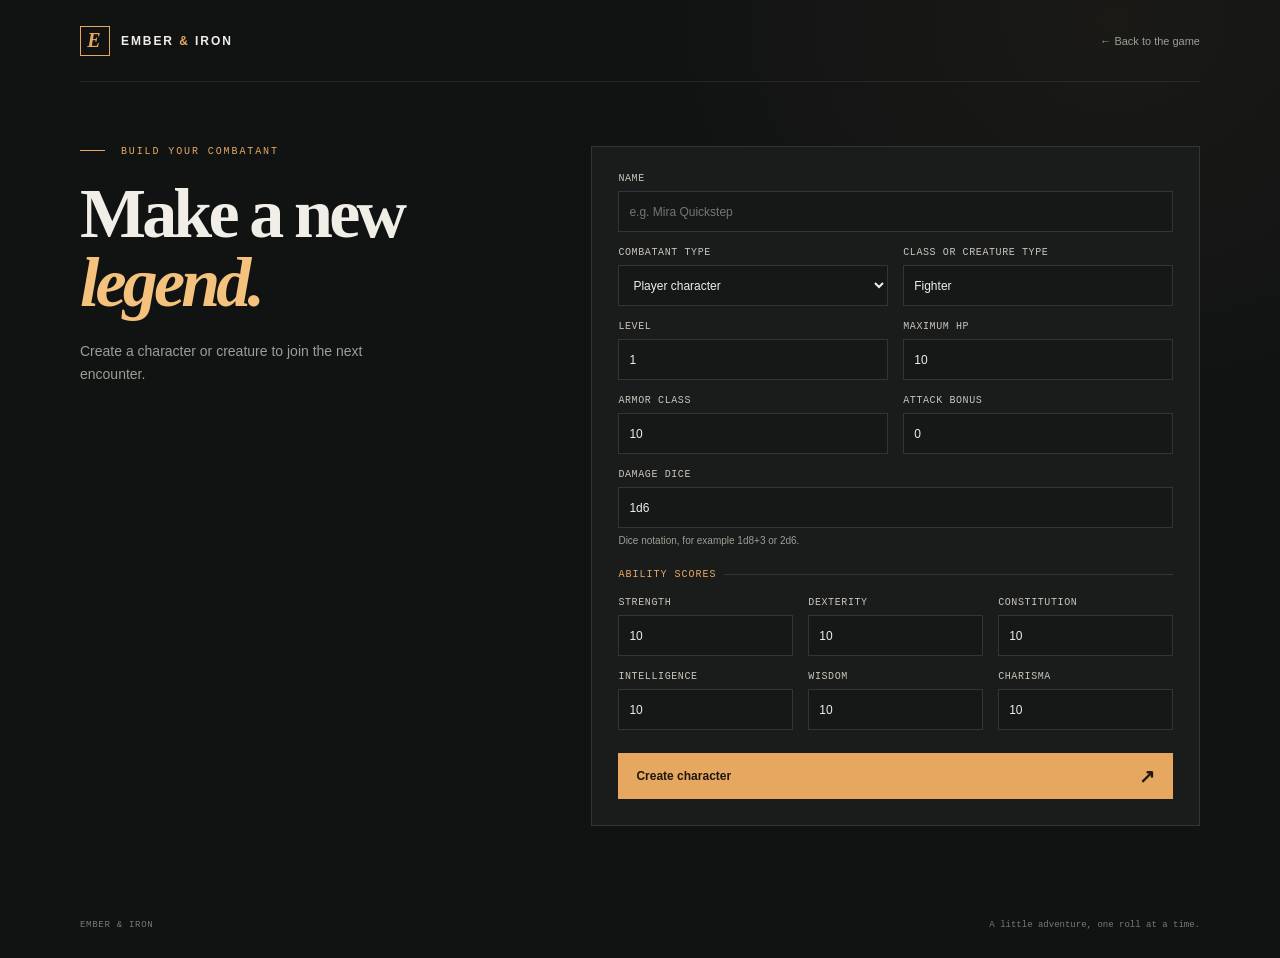
<file: frontend/create-character.html>
<!doctype html>
<html lang="en">
<head>
  <meta charset="utf-8">
  <meta name="viewport" content="width=device-width, initial-scale=1">
  <meta name="theme-color" content="#111313">
  <title>Create a character — Ember & Iron</title>
  <link rel="stylesheet" href="./style.css">
</head>
<body>
  <div class="page-shell">
    <header class="topbar">
      <a class="brand" href="/" aria-label="Ember and Iron home">
        <span class="brand-mark" aria-hidden="true">E</span>
        <span>EMBER <span class="brand-amp">&</span> IRON</span>
      </a>
      <a class="nav-link" href="/">← Back to the game</a>
    </header>

    <main class="creator-main">
      <section class="creator-intro">
        <p class="eyebrow"><span class="eyebrow-line"></span> BUILD YOUR COMBATANT</p>
        <h1>Make a new<br><em>legend.</em></h1>
        <p class="hero-description">Create a character or creature to join the next encounter.</p>
      </section>

      <form class="character-form" id="character-form">
        <div class="form-grid">
          <label class="form-field form-field-wide">
            <span>Name</span>
            <input name="name" type="text" maxlength="80" required placeholder="e.g. Mira Quickstep">
          </label>
          <label class="form-field">
            <span>Combatant type</span>
            <select name="kind">
              <option value="player">Player character</option>
              <option value="monster">Monster</option>
            </select>
          </label>
          <label class="form-field">
            <span>Class or creature type</span>
            <input name="char_class" type="text" maxlength="50" value="Fighter" required>
          </label>
          <label class="form-field">
            <span>Level</span>
            <input name="level" type="number" min="1" max="20" value="1" required>
          </label>
          <label class="form-field">
            <span>Maximum HP</span>
            <input name="max_hp" type="number" min="1" value="10" required>
          </label>
          <label class="form-field">
            <span>Armor class</span>
            <input name="ac" type="number" min="1" value="10" required>
          </label>
          <label class="form-field">
            <span>Attack bonus</span>
            <input name="attack_bonus" type="number" value="0" required>
          </label>
          <label class="form-field form-field-wide">
            <span>Damage dice</span>
            <input name="damage_dice" type="text" value="1d6" pattern="[0-9]*[dD][0-9]+([kK][hH][0-9]+|[kK][lL][0-9]+)?(\+[0-9]+|-[0-9]+)?" required>
            <small>Dice notation, for example 1d8+3 or 2d6.</small>
          </label>
        </div>

        <fieldset class="ability-fields">
          <legend>Ability scores</legend>
          <div class="form-grid ability-grid">
            <label class="form-field"><span>Strength</span><input name="strength" type="number" min="1" max="30" value="10"></label>
            <label class="form-field"><span>Dexterity</span><input name="dexterity" type="number" min="1" max="30" value="10"></label>
            <label class="form-field"><span>Constitution</span><input name="constitution" type="number" min="1" max="30" value="10"></label>
            <label class="form-field"><span>Intelligence</span><input name="intelligence" type="number" min="1" max="30" value="10"></label>
            <label class="form-field"><span>Wisdom</span><input name="wisdom" type="number" min="1" max="30" value="10"></label>
            <label class="form-field"><span>Charisma</span><input name="charisma" type="number" min="1" max="30" value="10"></label>
          </div>
        </fieldset>

        <p class="form-error" id="form-error" role="alert" hidden></p>
        <button class="button button-primary form-submit" type="submit">
          <span>Create character</span><span aria-hidden="true">↗</span>
        </button>
        <p class="form-success" id="form-success" role="status" hidden></p>
      </form>
    </main>
    <footer><span>EMBER & IRON</span><span>A little adventure, one roll at a time.</span></footer>
  </div>
  <script src="./create-character.js" defer></script>
</body>
</html>
</file>
<file: frontend/style.css>
:root {
  color-scheme: dark;
  --bg: #111313;
  --surface: #191c1b;
  --surface-raised: #202422;
  --line: #303633;
  --text: #f0eee7;
  --muted: #9c9e95;
  --accent: #e6a761;
  --accent-bright: #f4c27d;
  --green: #85b89a;
  --red: #dc826f;
  font-family: "DM Sans", sans-serif;
  background: var(--bg);
  color: var(--text);
}

* { box-sizing: border-box; }

body {
  min-width: 320px;
  min-height: 100vh;
  margin: 0;
  background:
    radial-gradient(ellipse at 87% 2%, rgb(91 70 47 / 12%), transparent 29rem),
    var(--bg);
}

button, select { font: inherit; }
button { color: inherit; }

.page-shell { width: min(1120px, calc(100% - 48px)); margin: 0 auto; }
.topbar { height: 82px; display: flex; align-items: center; justify-content: space-between; border-bottom: 1px solid rgb(255 255 255 / 8%); }
.brand { display: inline-flex; gap: 11px; align-items: center; color: var(--text); text-decoration: none; font-size: 12px; font-weight: 700; letter-spacing: .16em; }
.brand-mark { width: 30px; height: 30px; display: grid; place-items: center; border: 1px solid var(--accent); color: var(--accent); font-family: "Playfair Display", serif; font-size: 20px; font-style: italic; }
.brand-amp { color: var(--accent); }
.nav-link { color: var(--muted); font-size: 11px; text-decoration: none; }
.nav-link:hover { color: var(--accent-bright); }
.nav-link span { color: var(--accent); }
.connection { display: flex; align-items: center; gap: 9px; color: var(--muted); font: 10px "DM Mono", monospace; letter-spacing: .04em; }
.connection-dot { width: 7px; height: 7px; border-radius: 50%; background: var(--accent); box-shadow: 0 0 12px rgb(230 167 97 / 45%); }
.connection.online .connection-dot { background: var(--green); box-shadow: 0 0 12px rgb(133 184 154 / 45%); }
.connection.offline .connection-dot { background: var(--red); box-shadow: 0 0 12px rgb(220 130 111 / 45%); }
.file-warning { margin-top: 12px; padding: 12px 14px; border: 1px solid #875349; background: #291d1a; color: #e6c1b6; font-size: 12px; line-height: 1.6; }
.file-warning a { display: inline-block; margin-left: 5px; color: var(--accent-bright); text-underline-offset: 3px; }

.hero { position: relative; min-height: 435px; display: grid; grid-template-columns: 1fr 1.05fr; align-items: center; padding: 45px 0 50px; border-bottom: 1px solid rgb(255 255 255 / 8%); overflow: hidden; }
.hero-copy { position: relative; z-index: 1; padding: 0 0 2px 6px; }
.eyebrow { margin: 0; color: var(--accent); font: 10px "DM Mono", monospace; letter-spacing: .19em; text-transform: uppercase; }
.eyebrow-line { display: inline-block; width: 25px; height: 1px; margin: 0 8px 3px 0; background: var(--accent); }
h1, h2, h3, p { margin-top: 0; }
h1 { margin: 23px 0 15px; font: 600 clamp(56px, 7vw, 82px)/.99 "Playfair Display", Georgia, serif; letter-spacing: -.055em; }
h1 em { color: var(--accent-bright); font-weight: 600; }
.hero-description { max-width: 325px; margin-bottom: 26px; color: var(--muted); font-size: 14px; line-height: 1.7; }
.button { min-height: 46px; display: inline-flex; align-items: center; justify-content: space-between; gap: 35px; padding: 0 17px; border: 1px solid transparent; cursor: pointer; transition: background .2s, border-color .2s, transform .2s; }
.button:hover:not(:disabled) { transform: translateY(-1px); }
.button:disabled { cursor: not-allowed; opacity: .43; }
.button-primary { min-width: 214px; background: var(--accent); color: #20170e; font-size: 12px; font-weight: 700; }
.button-primary:hover { background: var(--accent-bright); }
.button-primary span:last-child { font-size: 19px; }

.hero-art { position: absolute; inset: 18px -45px 8px 44%; overflow: hidden; background: linear-gradient(147deg, #242522 5%, #513e2e 59%, #25221e 100%); }
.hero-art::before { position: absolute; inset: 0; z-index: 2; background: linear-gradient(90deg, var(--bg), transparent 30%), linear-gradient(0deg, rgb(17 19 19 / 45%), transparent 45%); content: ""; }
.art-glow { position: absolute; top: 24%; right: 24%; width: 300px; height: 230px; border-radius: 50%; background: rgb(223 160 91 / 17%); filter: blur(60px); }
.sun-disc { position: absolute; top: 16%; right: 27%; width: 155px; aspect-ratio: 1; border-radius: 50%; background: linear-gradient(140deg, #d99a58, #8b5d3c); box-shadow: 0 0 80px rgb(227 164 94 / 20%); }
.mountain { position: absolute; bottom: -1px; width: 0; height: 0; border-right: 330px solid transparent; border-bottom: 260px solid #252724; border-left: 330px solid transparent; }
.mountain-back { right: 2%; bottom: -14px; transform: scale(1.16); border-bottom-color: #36332c; }
.mountain-front { right: 33%; bottom: -75px; transform: scale(1.33); border-bottom-color: #202320; }
.art-sword { position: absolute; top: 29%; right: 41%; z-index: 3; color: rgb(243 212 165 / 70%); font-size: 72px; transform: rotate(27deg); text-shadow: 0 0 28px rgb(255 202 121 / 44%); }
.art-caption { position: absolute; right: 11%; bottom: 11%; z-index: 3; color: rgb(232 219 197 / 66%); font: 9px "DM Mono", monospace; letter-spacing: .2em; }

.battle-section, .log-section { padding: 42px 0; border-bottom: 1px solid rgb(255 255 255 / 8%); }
.section-heading, .log-heading { display: flex; align-items: end; justify-content: space-between; margin-bottom: 22px; }
h2 { margin: 8px 0 0; font: 600 30px "Playfair Display", Georgia, serif; letter-spacing: -.025em; }
.round-badge { padding: 8px 11px; border: 1px solid var(--line); color: var(--muted); font: 10px "DM Mono", monospace; }
.battle-grid { display: grid; grid-template-columns: minmax(0, 1fr) 285px; gap: 17px; }
.combatants { min-height: 315px; display: grid; grid-template-columns: repeat(2, minmax(0, 1fr)); gap: 13px; align-content: start; }
.combatant-card { position: relative; min-height: 250px; padding: 20px; border: 1px solid var(--line); background: linear-gradient(145deg, #1d211f, #171a19); overflow: hidden; transition: border-color .2s, opacity .2s; }
.combatant-card.active { border-color: var(--accent); box-shadow: inset 0 0 0 1px rgb(230 167 97 / 18%); }
.combatant-card.down { opacity: .5; filter: grayscale(.7); }
.card-top { display: flex; align-items: start; justify-content: space-between; }
.portrait { width: 51px; height: 51px; display: grid; place-items: center; border: 1px solid #5b4938; border-radius: 50%; background: radial-gradient(circle at 35% 30%, #967148, #3a3027 67%); color: #f3d09e; font: 25px "Playfair Display", serif; }
.portrait.monster { border-color: #52423d; background: radial-gradient(circle at 35% 30%, #7b5146, #332926 67%); color: #e4a393; }
.initiative-chip { min-width: 38px; padding: 6px 7px; border: 1px solid var(--line); color: var(--accent-bright); text-align: center; font: 11px "DM Mono", monospace; }
.combatant-name { margin: 19px 0 2px; font: 600 21px "Playfair Display", Georgia, serif; }
.combatant-meta { color: var(--muted); font-size: 11px; }
.card-tags { display: flex; gap: 7px; margin-top: 13px; }
.tag { padding: 4px 7px; border: 1px solid var(--line); color: #c4c0b5; font: 9px "DM Mono", monospace; }
.health-row { display: flex; justify-content: space-between; margin-top: 19px; color: var(--muted); font: 10px "DM Mono", monospace; }
.health-row strong { color: var(--text); font-weight: 500; }
.health-track { height: 4px; margin-top: 8px; background: #353a36; }
.health-fill { height: 100%; background: linear-gradient(90deg, #788b68, #a5b484); transition: width .3s ease; }
.down-label { position: absolute; right: 15px; bottom: 17px; color: var(--red); font: 10px "DM Mono", monospace; letter-spacing: .1em; }
.empty-state { grid-column: 1 / -1; min-height: 315px; display: flex; flex-direction: column; align-items: center; justify-content: center; border: 1px dashed var(--line); color: var(--muted); text-align: center; }
.empty-state p { margin: 12px 0 4px; color: var(--text); font-family: "Playfair Display", serif; font-size: 17px; }
.empty-state > span:last-child { font-size: 12px; }
.empty-die { color: var(--accent); font: 24px "DM Mono", monospace; }

.turn-panel { padding: 22px; border: 1px solid var(--line); background: var(--surface); }
.turn-panel h3 { margin: 12px 0 6px; font: 600 22px "Playfair Display", Georgia, serif; }
.turn-hint { min-height: 38px; margin-bottom: 20px; color: var(--muted); font-size: 11px; line-height: 1.55; }
.field-label { display: block; margin-bottom: 7px; color: #c8c5bb; font: 10px "DM Mono", monospace; text-transform: uppercase; letter-spacing: .08em; }
select { width: 100%; min-height: 41px; padding: 0 10px; border: 1px solid var(--line); border-radius: 0; background: #151817; color: var(--text); font-size: 12px; }
select:disabled { color: var(--muted); }
.roll-modes { display: grid; grid-template-columns: repeat(3, 1fr); gap: 5px; margin: 13px 0 15px; }
.mode-button { min-height: 31px; padding: 0 3px; border: 1px solid var(--line); background: transparent; color: var(--muted); cursor: pointer; font-size: 9px; }
.mode-button.selected { border-color: #99734c; background: rgb(230 167 97 / 10%); color: var(--accent-bright); }
.button-attack { width: 100%; background: var(--accent); color: #20170e; font-size: 12px; font-weight: 700; }
.button-attack:hover:not(:disabled) { background: var(--accent-bright); }
.button-attack span:last-child { font-size: 18px; }
.button-defend { width: 100%; min-height: 39px; margin-top: 7px; padding: 0 11px; border-color: #536b5b; background: rgb(133 184 154 / 8%); color: #b6d5bd; font-size: 11px; }
.button-defend:hover:not(:disabled) { border-color: var(--green); background: rgb(133 184 154 / 15%); }
.button-defend span:last-child { font-size: 17px; }
.button-next { width: 100%; min-height: 39px; margin-top: 7px; padding: 0 11px; border-color: var(--line); background: transparent; color: #d7d2c7; font-size: 11px; }
.button-next:hover:not(:disabled) { border-color: #77705f; background: var(--surface-raised); }
.text-button { padding: 5px 0; border: 0; background: none; color: var(--muted); cursor: pointer; font-size: 10px; text-decoration: underline; text-decoration-color: #555950; text-underline-offset: 3px; }
.text-button:hover { color: var(--accent-bright); }
.turn-panel > .text-button { display: block; margin: 13px auto 0; }

.log-section { padding-top: 34px; }
.log-heading { margin-bottom: 15px; }
.log-heading .text-button { margin-bottom: 3px; }
.battle-log { display: flex; flex-direction: column; gap: 0; margin: 0; padding: 0; list-style: none; }
.battle-log li { display: flex; gap: 15px; padding: 13px 3px; border-top: 1px solid rgb(255 255 255 / 7%); color: #c6c4bb; font-size: 12px; line-height: 1.55; }
.battle-log li::before { flex: 0 0 24px; color: var(--accent); content: "✳"; font-size: 11px; }
.battle-log li.log-placeholder { color: var(--muted); font-style: italic; }
.battle-log li.log-placeholder::before { content: "—"; }
.battle-log .log-critical { color: var(--accent-bright); }
.battle-log .log-miss { color: #a7aaa2; }

footer { display: flex; justify-content: space-between; padding: 20px 0 28px; color: #777a72; font: 9px "DM Mono", monospace; letter-spacing: .08em; }
footer span:last-child { letter-spacing: 0; }
.toast { position: fixed; right: 22px; bottom: 20px; z-index: 5; max-width: min(380px, calc(100vw - 40px)); padding: 13px 16px; border: 1px solid var(--line); background: #232725; color: var(--text); font-size: 12px; line-height: 1.5; opacity: 0; pointer-events: none; transform: translateY(8px); transition: opacity .2s, transform .2s; }
.toast.show { opacity: 1; transform: translateY(0); }
.toast.error { border-color: #875349; }
.roll-overlay { position: fixed; inset: 0; z-index: 10; display: grid; place-items: center; background: rgb(10 11 11 / 78%); backdrop-filter: blur(5px); }
.roll-overlay[hidden] { display: none; }
.roll-dialog { width: min(290px, calc(100vw - 40px)); padding: 28px; border: 1px solid #554331; background: linear-gradient(145deg, #242522, #171a19); text-align: center; box-shadow: 0 18px 70px rgb(0 0 0 / 40%); }
.roll-face { width: 100px; height: 100px; display: grid; place-items: center; margin: 20px auto; border: 1px solid var(--accent); background: radial-gradient(circle at 35% 30%, #584632, #29251f 72%); color: var(--accent-bright); font: 600 42px "Playfair Display", Georgia, serif; transform: rotate(0); }
.roll-overlay.rolling .roll-face { animation: die-roll .2s linear infinite alternate; }
.roll-caption { margin: 0; color: var(--muted); font: 10px "DM Mono", monospace; letter-spacing: .08em; }
@keyframes die-roll { from { transform: rotate(-8deg) scale(.96); } to { transform: rotate(8deg) scale(1.04); } }

.creator-main { display: grid; grid-template-columns: minmax(230px, .75fr) minmax(0, 1fr); gap: 55px; padding: 64px 0 74px; }
.creator-intro h1 { margin-top: 22px; font-size: clamp(48px, 6vw, 70px); }
.creator-intro .hero-description { margin-top: 22px; }
.character-form { padding: 26px; border: 1px solid var(--line); background: var(--surface); }
.form-grid { display: grid; grid-template-columns: repeat(2, minmax(0, 1fr)); gap: 15px; }
.form-field { display: grid; gap: 7px; color: #c8c5bb; font: 10px "DM Mono", monospace; text-transform: uppercase; letter-spacing: .06em; }
.form-field-wide { grid-column: 1 / -1; }
.form-field input, .form-field select { width: 100%; min-width: 0; min-height: 41px; padding: 0 10px; border: 1px solid var(--line); border-radius: 0; background: #151817; color: var(--text); font: 12px "DM Sans", sans-serif; text-transform: none; letter-spacing: normal; }
.form-field input:focus, .form-field select:focus { outline: 1px solid var(--accent); border-color: var(--accent); }
.form-field small { color: var(--muted); font: 10px "DM Sans", sans-serif; text-transform: none; letter-spacing: normal; }
.ability-fields { margin: 23px 0; padding: 17px 0 0; border: 0; border-top: 1px solid var(--line); }
.ability-fields legend { padding: 0 8px 0 0; color: var(--accent); font: 10px "DM Mono", monospace; letter-spacing: .1em; text-transform: uppercase; }
.ability-grid { grid-template-columns: repeat(3, minmax(0, 1fr)); }
.form-submit { width: 100%; }
.form-error, .form-success { margin: 15px 0 0; padding: 11px 12px; border: 1px solid #875349; color: #e6b6a8; font-size: 12px; line-height: 1.5; }
.form-success { border-color: #536b5b; color: #b6d5bd; }

@media (max-width: 760px) {
  .page-shell { width: min(100% - 32px, 560px); }
  .topbar { height: 67px; }
  .creator-main { grid-template-columns: 1fr; gap: 20px; padding: 43px 0 54px; }
  .creator-intro h1 { margin-bottom: 8px; }
  .creator-intro .hero-description { margin: 12px 0 0; }
  .hero { min-height: 390px; grid-template-columns: 1fr; padding: 42px 0; }
  .hero-copy { padding-left: 1px; }
  .hero-art { inset: 26px -130px 12px 32%; opacity: .65; }
  .hero-art::before { background: linear-gradient(90deg, var(--bg) 1%, rgb(17 19 19 / 65%) 44%, transparent), linear-gradient(0deg, rgb(17 19 19 / 45%), transparent 45%); }
  .hero-copy { text-shadow: 0 2px 24px var(--bg); }
  .battle-grid { grid-template-columns: 1fr; }
  .combatants { min-height: 0; }
  .combatant-card { min-height: 230px; padding: 16px; }
  .turn-panel { padding: 19px; }
}

@media (max-width: 460px) {
  .page-shell { width: calc(100% - 28px); }
  .topbar { height: auto; min-height: 67px; flex-wrap: wrap; gap: 10px 12px; padding: 11px 0; }
  .topbar > .nav-link { order: 3; flex-basis: 100%; }
  .connection { font-size: 9px; }
  .hero { min-height: 365px; }
  h1 { font-size: 61px; }
  .combatants { grid-template-columns: 1fr; }
  .combatant-card { min-height: 210px; }
  footer { gap: 12px; font-size: 8px; }
}
</file>
